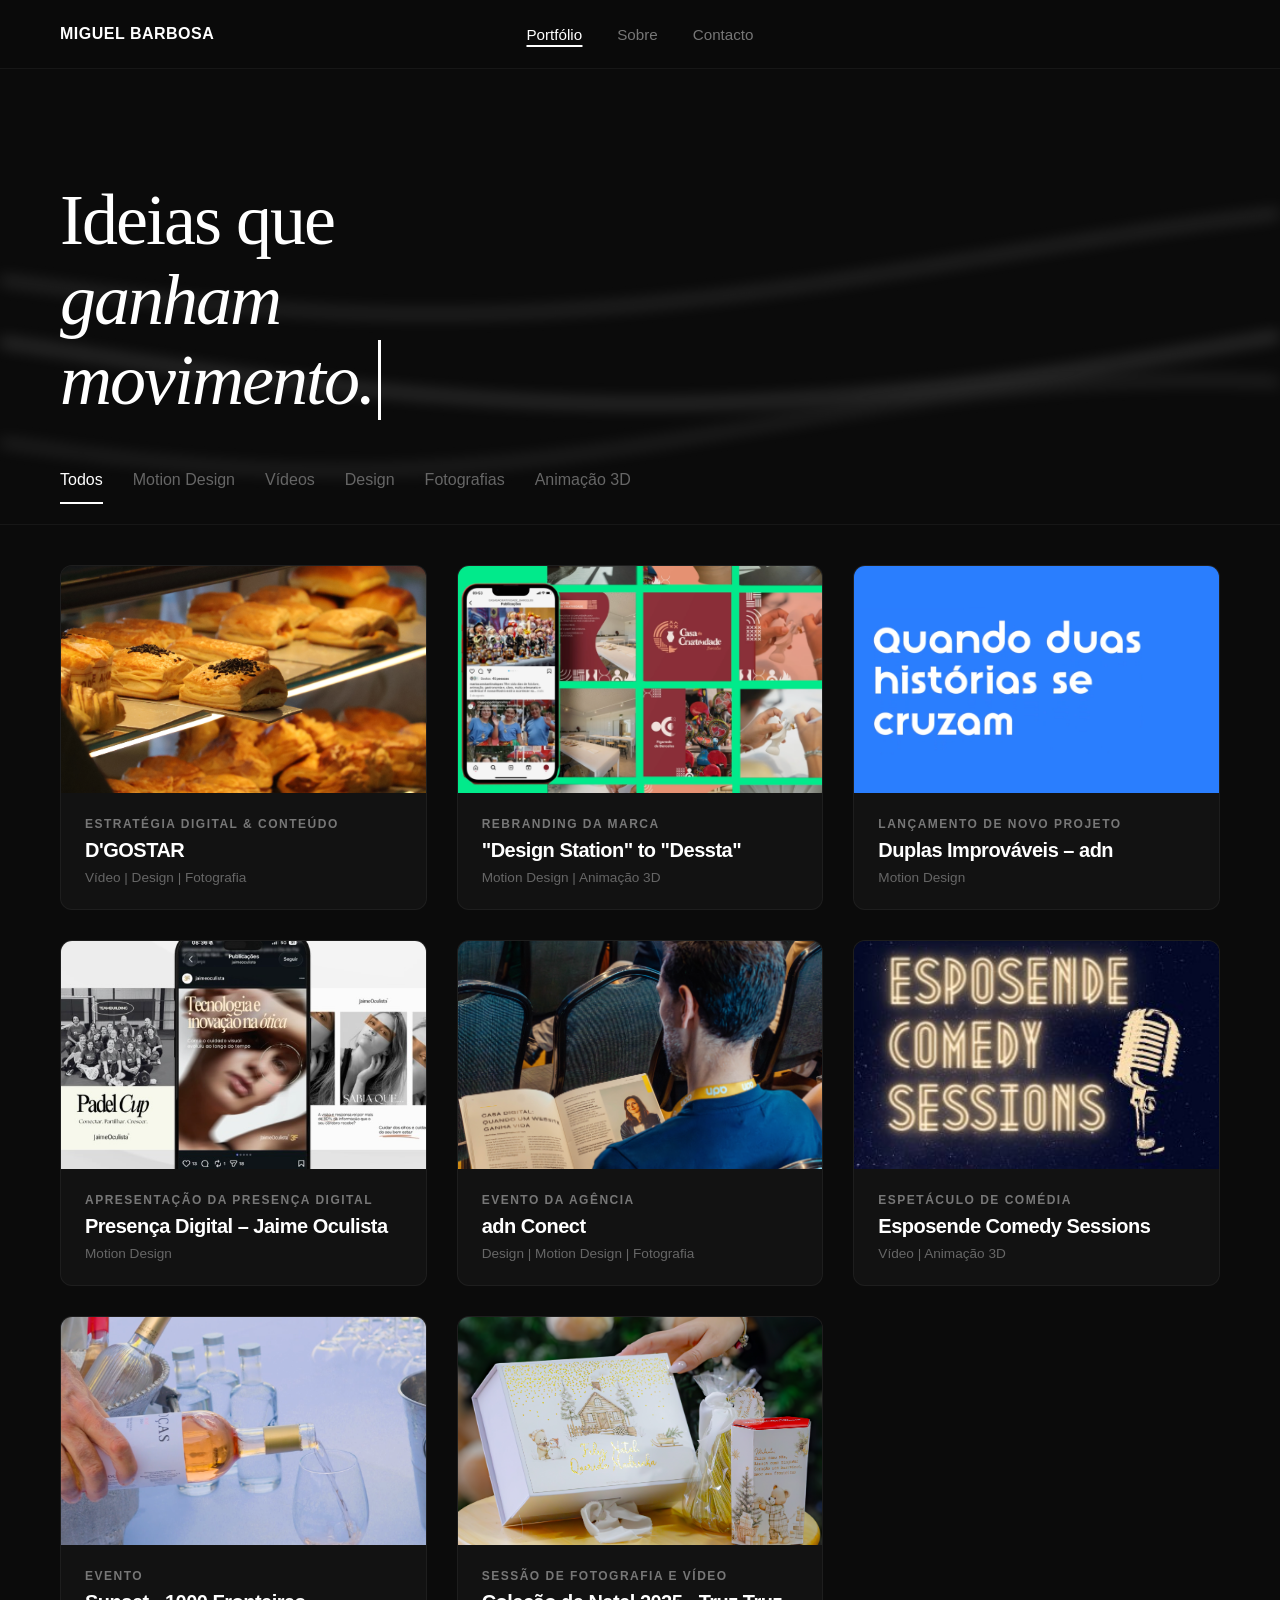
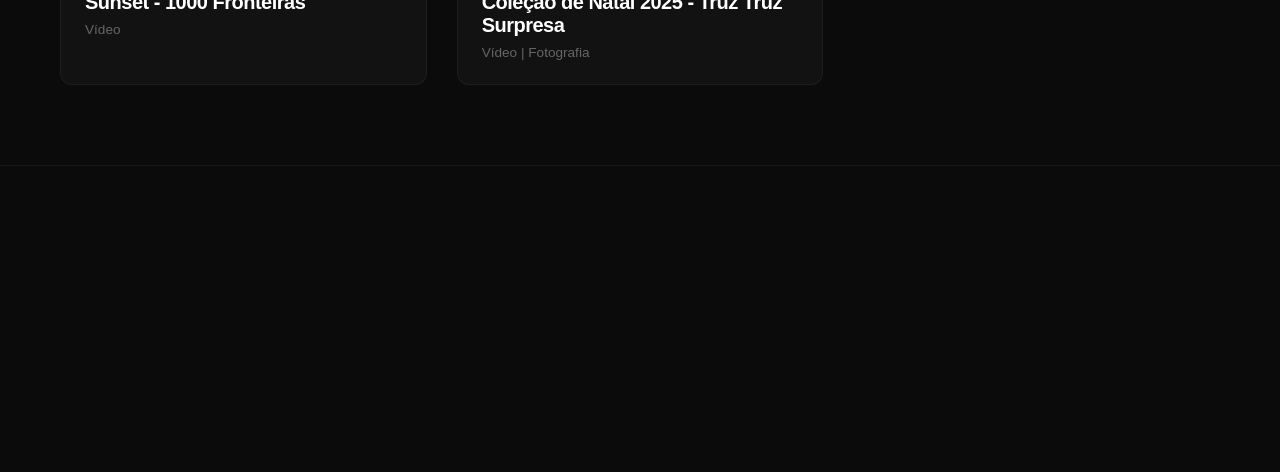
<file: index.html>
<!DOCTYPE html>
<html lang="pt">
<head>
    <meta charset="UTF-8">
    <meta name="viewport" content="width=device-width, initial-scale=1.0">
    <title>Portfólio — Miguel Barbosa</title>
    <style>
        * {
            margin: 0;
            padding: 0;
            box-sizing: border-box;
        }

        html {
            scroll-behavior: smooth;
        }

        body {
            background-color: #0b0b0b;
            color: #ffffff;
            font-family: -apple-system, BlinkMacSystemFont, "Segoe UI", Roboto, Helvetica, Arial, sans-serif;
            overflow-x: hidden;
            position: relative;
        }

        /* CONTAINER DAS ONDAS FINAS COM CANVAS */
        .hero-waves-container {
            position: absolute;
            top: 60px;
            left: 0;
            width: 100%;
            height: 550px;
            z-index: -1;
            overflow: hidden;
            mask-image: linear-gradient(to bottom, rgba(0,0,0,0) 0%, rgba(0,0,0,1) 20%, rgba(0,0,0,1) 80%, rgba(0,0,0,0) 100%);
            -webkit-mask-image: linear-gradient(to bottom, rgba(0,0,0,0) 0%, rgba(0,0,0,1) 20%, rgba(0,0,0,1) 80%, rgba(0,0,0,0) 100%);
        }

        #wavesCanvas {
            display: block;
            width: 100%;
            height: 100%;
            filter: blur(8px);
            -webkit-filter: blur(8px);
        }

        /* EFEITO DE MÁSCARA / RETÂNGULO BRANCO NO LOGÓTIPO */
        .logo-reveal-box {
            position: relative;
            display: inline-block;
            overflow: hidden;
            max-width: 220px;
            z-index: 1003;
        }

        .logo-reveal-box .logo-text {
            font-weight: 700;
            letter-spacing: 0.5px;
            font-size: 1rem;
            color: #ffffff;
            opacity: 1;
            clip-path: inset(0 100% 0 0);
            animation: revealTextMask 1.4s cubic-bezier(0.77, 0, 0.175, 1) forwards;
            display: inline-block;
            white-space: nowrap;
        }

        .logo-reveal-box::after {
            content: '';
            position: absolute;
            top: 0;
            left: -40%;
            width: 40%; 
            height: 100%;
            background-color: #ffffff;
            z-index: 2;
            animation: slideBlockSlow 1.4s cubic-bezier(0.77, 0, 0.175, 1) forwards;
        }

        @keyframes slideBlockSlow {
            0% { left: -40%; }
            100% { left: 140%; }
        }

        @keyframes revealTextMask {
            0% { clip-path: inset(0 100% 0 0); }
            100% { clip-path: inset(0 0 0 0); }
        }

        /* ESTILO PARA A MÁQUINA DE ESCREVER DO HERO */
        .typing-hero-wrapper {
            display: inline-block;
        }

        #typing-hero {
            border-right: 3px solid #ffffff;
            padding-right: 4px;
            animation: blinkCursorHero 0.8s infinite step-end;
        }

        @keyframes blinkCursorHero {
            0%, 100% { border-color: transparent; }
            50% { border-color: #ffffff; }
        }

        /* ANIMAÇÕES BASE DE ENTRADA (.reveal) */
        .reveal {
            opacity: 0;
            transform: translateY(35px);
            transition: opacity 0.8s cubic-bezier(0.16, 1, 0.3, 1), transform 0.8s cubic-bezier(0.16, 1, 0.3, 1);
        }

        .reveal.active {
            opacity: 1;
            transform: translateY(0);
        }

        /* ATRASOS ESCALONADOS */
        .delay-1 { transition-delay: 0.1s; }
        .delay-2 { transition-delay: 0.2s; }
        .delay-3 { transition-delay: 0.3s; }

        .navbar {
            display: flex;
            justify-content: space-between;
            align-items: center;
            padding: 25px 60px;
            position: fixed;
            top: 0;
            left: 0;
            width: 100%;
            background-color: rgba(11, 11, 11, 0.85);
            backdrop-filter: blur(12px);
            -webkit-backdrop-filter: blur(12px);
            z-index: 1000;
            border-bottom: 1px solid rgba(255, 255, 255, 0.05);
            transition: padding 0.3s ease;
        }

        /* MENU CENTRADO NO COMPUTADOR */
        .navbar nav {
            position: absolute;
            left: 50%;
            transform: translateX(-50%);
            display: flex;
            gap: 35px;
            align-items: center;
        }

        .navbar nav a {
            color: #777777;
            text-decoration: none;
            font-size: 0.95rem;
            transition: color 0.3s ease;
            position: relative;
        }

        .navbar nav a::after {
            content: '';
            position: absolute;
            width: 0;
            height: 2px;
            bottom: -4px;
            left: 0;
            background-color: #ffffff;
            transition: width 0.3s ease;
        }

        .navbar nav a:hover::after, .navbar nav a.active::after {
            width: 100%;
        }

        .navbar nav a:hover, .navbar nav a.active {
            color: #ffffff;
        }

        /* BOTÃO HAMBÚRGUER (OCULTO NO DESKTOP) */
        .menu-toggle {
            display: none;
            background: none;
            border: none;
            cursor: pointer;
            flex-direction: column;
            justify-content: space-between;
            width: 28px;
            height: 20px;
            z-index: 1002;
        }

        .menu-toggle span {
            display: block;
            width: 100%;
            height: 2px;
            background-color: #ffffff;
            transition: all 0.3s ease;
        }

        .hero {
            padding: 180px 60px 50px 60px;
            max-width: 1100px;
            position: relative;
            z-index: 2;
        }

        .hero h1 {
            font-size: 4.5rem;
            font-weight: 700;
            line-height: 1.1;
            letter-spacing: -2px;
        }

        .serif-normal {
            font-family: serif;
            font-weight: 400;
        }

        .italic-serif {
            font-family: serif;
            font-style: italic;
            font-weight: 400;
        }

        /* CORREÇÃO DOS FILTROS (CARROSSEL HORIZONTAL FLUIDO) */
        .filters {
            display: flex;
            gap: 30px;
            padding: 0 60px 20px 60px;
            border-bottom: 1px solid rgba(255, 255, 255, 0.05);
            margin-bottom: 40px;
            overflow-x: auto;
            white-space: nowrap;
            scrollbar-width: none; /* Esconde scrollbar no Firefox */
        }

        .filters::-webkit-scrollbar {
            display: none; /* Esconde scrollbar no Chrome/Safari */
        }

        .filter-btn {
            background: none;
            border: none;
            color: #666666;
            font-size: 1rem;
            cursor: pointer;
            padding-bottom: 15px;
            transition: color 0.3s;
            position: relative;
            flex-shrink: 0;
        }

        .filter-btn.active, .filter-btn:hover {
            color: #ffffff;
        }

        .filter-btn.active::after {
            content: '';
            position: absolute;
            bottom: 0;
            left: 0;
            width: 100%;
            height: 2px;
            background-color: #ffffff;
        }

        .portfolio-grid {
            display: grid;
            grid-template-columns: repeat(3, 1fr);
            gap: 30px;
            padding: 0 60px 80px 60px;
        }

        .project-card {
            text-decoration: none;
            color: inherit;
            display: flex;
            flex-direction: column;
            background: #121212;
            border-radius: 12px;
            overflow: hidden;
            border: 1px solid rgba(255, 255, 255, 0.05);
            transition: transform 0.4s cubic-bezier(0.16, 1, 0.3, 1), border-color 0.4s ease, box-shadow 0.4s ease;
        }

        .project-card:hover {
            transform: translateY(-6px);
            border-color: rgba(255, 255, 255, 0.2);
            box-shadow: 0 15px 35px rgba(0,0,0,0.4);
        }

        .project-image-wrapper {
            overflow: hidden;
            width: 100%;
            aspect-ratio: 16/10;
            background-color: #1a1a1a;
        }

        .project-image {
            width: 100%;
            height: 100%;
            object-fit: cover;
            transition: transform 0.5s ease;
        }

        .project-card:hover .project-image {
            transform: scale(1.04);
        }

        .project-info {
            padding: 24px;
        }

        .project-info .category {
            color: #777;
            font-size: 0.75rem;
            text-transform: uppercase;
            letter-spacing: 1.5px;
            display: block;
            margin-bottom: 8px;
            font-weight: 600;
        }

        .project-info h3 {
            font-size: 1.25rem;
            margin-bottom: 8px;
            font-weight: 600;
            letter-spacing: -0.5px;
        }

        .project-info .tag {
            color: #666;
            font-size: 0.85rem;
        }

        .footer-cta {
            padding: 100px 60px;
            text-align: center;
            border-top: 1px solid rgba(255, 255, 255, 0.05);
            background-color: #0b0b0b;
        }

        .footer-cta h2 {
            font-size: 2.5rem;
            margin-bottom: 25px;
            font-weight: 700;
        }

        .btn-briefing {
            background-color: #ffffff;
            color: #000000;
            border: none;
            padding: 10px 20px;
            border-radius: 6px;
            font-weight: 600;
            font-size: 0.9rem;
            cursor: pointer;
            text-decoration: none;
            display: inline-flex;
            align-items: center;
            justify-content: center;
            transition: transform 0.3s cubic-bezier(0.16, 1, 0.3, 1), box-shadow 0.3s cubic-bezier(0.16, 1, 0.3, 1), opacity 0.3s;
        }

        .btn-briefing:hover {
            transform: translateY(-2px);
            box-shadow: 0 8px 25px rgba(255, 255, 255, 0.15);
            opacity: 0.95;
        }

        /* BOTÃO FIXO "VOLTAR AO TOPO" */
        .back-to-top {
            position: fixed;
            bottom: 30px;
            right: 30px;
            width: 45px;
            height: 45px;
            background-color: #1a1a1a;
            color: #ffffff;
            border: 1px solid rgba(255, 255, 255, 0.1);
            border-radius: 50%;
            display: flex;
            justify-content: center;
            align-items: center;
            text-decoration: none;
            font-size: 1.2rem;
            box-shadow: 0 4px 15px rgba(0,0,0,0.5);
            z-index: 9999;
            opacity: 0;
            visibility: hidden;
            transition: opacity 0.3s ease, visibility 0.3s ease, background-color 0.3s ease, transform 0.3s ease;
        }

        .back-to-top.show {
            opacity: 1;
            visibility: visible;
        }

        .back-to-top:hover {
            background-color: #ffffff;
            color: #000000;
            transform: translateY(-3px);
        }

        /* RESPONSIVIDADE PARA TELEMÓVEIS E TABLETS */
        @media (max-width: 900px) {
            .navbar {
                padding: 20px 20px;
            }
            .navbar nav {
                position: fixed;
                top: 0;
                right: -100%;
                width: 100%;
                height: 100vh;
                background-color: rgba(11, 11, 11, 0.98);
                backdrop-filter: blur(15px);
                flex-direction: column;
                justify-content: center;
                align-items: center;
                gap: 30px;
                transform: none;
                left: auto;
                transition: right 0.4s cubic-bezier(0.16, 1, 0.3, 1);
                z-index: 1001;
            }
            .navbar nav.active {
                right: 0;
            }
            .navbar nav a {
                font-size: 1.5rem;
            }
            .menu-toggle {
                display: flex;
            }
            .portfolio-grid {
                grid-template-columns: 1fr;
                padding: 0 20px 80px 20px;
            }
            .hero {
                padding: 150px 20px 40px 20px;
            }
            .hero h1 {
                font-size: 2.8rem;
            }
            .filters {
                padding-left: 20px;
                padding-right: 20px;
            }
            .footer-cta {
                padding-left: 20px;
                padding-right: 20px;
            }
            .back-to-top {
                bottom: 20px;
                right: 20px;
            }
        }
    </style>
</head>
<body id="topo">

    <!-- CANVAS COM O DESFOQUE CSS REAL APLICADO -->
    <div class="hero-waves-container">
        <canvas id="wavesCanvas"></canvas>
    </div>

    <header class="navbar">
        <div class="logo-reveal-box">
            <span class="logo-text">MIGUEL BARBOSA</span>
        </div>
        
        <nav id="navMenu">
            <a href="index.html" class="active">Portfólio</a>
            <a href="sobre.html">Sobre</a>
            <a href="contactos.html">Contacto</a>
        </nav>

        <button class="menu-toggle" id="menuToggle" aria-label="Menu">
            <span></span>
            <span></span>
            <span></span>
        </button>
    </header>

    <section class="hero reveal">
        <h1>
            <span class="serif-normal">Ideias que</span><br>
            <span class="italic-serif">ganham</span><br>
            <span class="italic-serif typing-hero-wrapper"><span id="typing-hero"></span></span>
        </h1>
    </section>

    <section class="filters reveal delay-1">
        <button class="filter-btn active" data-filter="todos">Todos</button>
        <button class="filter-btn" data-filter="motion">Motion Design</button>
        <button class="filter-btn" data-filter="videos">Vídeos</button>
        <button class="filter-btn" data-filter="design">Design</button>
        <button class="filter-btn" data-filter="fotografia">Fotografias</button>
        <button class="filter-btn" data-filter="animacao">Animação 3D</button>
    </section>

    <main class="portfolio-grid">
        <a href="dgostar.html" class="project-card reveal delay-1" data-category="videos design fotografia">
            <div class="project-image-wrapper">
                <img src="projeto1.JPG" alt="D'GOSTAR" class="project-image">
            </div>
            <div class="project-info">
                <span class="category">Estratégia Digital & Conteúdo</span>
                <h3>D'GOSTAR</h3>
                <p class="tag">Vídeo | Design | Fotografia</p>
            </div>
        </a>

        <a href="dessta.html" class="project-card reveal delay-2" data-category="motion animacao">
            <div class="project-image-wrapper">
                <img src="projeto2.png" alt="Dessta" class="project-image">
            </div>
            <div class="project-info">
                <span class="category">Rebranding da Marca</span>
                <h3>"Design Station" to "Dessta"</h3>
                <p class="tag">Motion Design | Animação 3D</p>
            </div>
        </a>

        <a href="duplasimprovaveis.html" class="project-card reveal delay-3" data-category="motion">
            <div class="project-image-wrapper">
                <img src="projeto3.png" alt="Duplas Improváveis" class="project-image">
            </div>
            <div class="project-info">
                <span class="category">Lançamento de Novo Projeto</span>
                <h3>Duplas Improváveis – adn</h3>
                <p class="tag">Motion Design</p>
            </div>
        </a>

        <a href="PresençaDigital-JaimeOculista.html" class="project-card reveal delay-1" data-category="motion">
            <div class="project-image-wrapper">
                <img src="projeto4.png" alt="Jaime Oculista" class="project-image">
            </div>
            <div class="project-info">
                <span class="category">Apresentação da presença digital</span>
                <h3>Presença Digital – Jaime Oculista</h3>
                <p class="tag">Motion Design</p>
            </div>
        </a>

        <a href="adn_Conect.html" class="project-card reveal delay-2" data-category="design motion fotografia">
            <div class="project-image-wrapper">
                <img src="projeto5.jpg" alt="adn Conect" class="project-image">
            </div>
            <div class="project-info">
                <span class="category">Evento da Agência</span>
                <h3>adn Conect</h3>
                <p class="tag">Design | Motion Design | Fotografia</p>
            </div>
        </a>

        <a href="EsposendeComedySessions.html" class="project-card reveal delay-3" data-category="videos animacao">
            <div class="project-image-wrapper">
                <img src="projeto6.jpg" alt="Esposende Comedy Sessions" class="project-image">
            </div>
            <div class="project-info">
                <span class="category">Espetáculo de Comédia</span>
                <h3>Esposende Comedy Sessions</h3>
                <p class="tag">Vídeo | Animação 3D</p>
            </div>
        </a>

               <a href="Sunset_1000Fronteiras.html" class="project-card reveal delay-3" data-category="videos animacao">
            <div class="project-image-wrapper">
                <img src="projeto7.png" alt="Esposende Comedy Sessions" class="project-image">
            </div>
            <div class="project-info">
                <span class="category">Evento</span>
                <h3>Sunset - 1000 Fronteiras</h3>
                <p class="tag">Vídeo</p>
            </div>
        </a>

         <a href="truztruz.html" class="project-card reveal delay-3" data-category="videos animacao">
            <div class="project-image-wrapper">
                <img src="t7.jpg" alt="Esposende Comedy Sessions" class="project-image">
            </div>
            <div class="project-info">
                <span class="category">Sessão de fotografia e vídeo</span>
                <h3>Coleção de Natal 2025 - Truz Truz Surpresa</h3>
                <p class="tag">Vídeo | Fotografia</p>
            </div>
        </a>
    </main>

    <footer class="footer-cta">
        <h2 class="reveal">Tens um projeto em mente?</h2>
        <div class="reveal delay-1" style="display: inline-block;">
            <a href="contactos.html" class="btn-briefing">Enviar Briefing</a>
        </div>
    </footer>

    <!-- BOTÃO FIXO "VOLTAR AO TOPO" -->
    <a href="#topo" class="back-to-top" id="backToTopBtn">↑</a>

    <script>
        // SCRIPT PARA O MENU MOBILE (HAMBÚRGUER)
        const menuToggle = document.getElementById('menuToggle');
        const navMenu = document.getElementById('navMenu');

        menuToggle.addEventListener('click', () => {
            navMenu.classList.toggle('active');
            menuToggle.classList.toggle('open');
        });

        // Fechar o menu ao clicar num link
        document.querySelectorAll('#navMenu a').forEach(link => {
            link.addEventListener('click', () => {
                navMenu.classList.remove('active');
                menuToggle.classList.remove('open');
            });
        });

        // SCRIPT PARA AS ONDAS NO CANVAS
        const canvas = document.getElementById('wavesCanvas');
        const ctx = canvas.getContext('2d');

        function resizeCanvas() {
            canvas.width = canvas.offsetWidth;
            canvas.height = canvas.offsetHeight;
        }
        window.addEventListener('resize', resizeCanvas);
        resizeCanvas();

        let step = 0;

        function drawWaves() {
            ctx.clearRect(0, 0, canvas.width, canvas.height);

            const waves = [
                { speed: 0.015, height: 45, frequency: 0.003, yOffset: 0.35, alpha: 0.6 },
                { speed: -0.02,  height: 60, frequency: 0.0025, yOffset: 0.5,  alpha: 0.8 },
                { speed: 0.012, height: 35, frequency: 0.004, yOffset: 0.65, alpha: 0.5 }
            ];

            waves.forEach(wave => {
                ctx.beginPath();
                ctx.lineWidth = 2;
                ctx.strokeStyle = `rgba(240, 240, 240, ${wave.alpha})`;

                for (let x = 0; x <= canvas.width; x += 5) {
                    let y = canvas.height * wave.yOffset + 
                            Math.sin(x * wave.frequency + step * wave.speed) * wave.height + 
                            Math.cos(x * 0.0015 - step * (wave.speed * 0.5)) * 20;
                    
                    if (x === 0) {
                        ctx.moveTo(x, y);
                    } else {
                        ctx.lineTo(x, y);
                    }
                }
                ctx.stroke();
            });

            step += 1;
            requestAnimationFrame(drawWaves);
        }

        drawWaves();

        // EFEITO DE MÁQUINA DE ESCREVER DO HERO COM O PONTO INCLUÍDO
        const heroWords = ["movimento.", "vida.", "forma."];
        let heroIndex = 0;

        function typeHero() {
            let letters = heroWords[heroIndex].split("");
            var loopType = function() {
                if (letters.length > 0) {
                    document.getElementById('typing-hero').innerHTML += letters.shift();
                } else {
                    setTimeout(deleteHero, 1600);
                    return;
                }
                setTimeout(loopType, 85);
            };
            loopType();
        }

        function deleteHero() {
            let letters = heroWords[heroIndex].split("");
            var loopDelete = function() {
                if (letters.length > 0) {
                    letters.pop();
                    document.getElementById('typing-hero').innerHTML = letters.join("");
                } else {
                    heroIndex = (heroIndex + 1) % heroWords.length;
                    setTimeout(typeHero, 400);
                    return;
                }
                setTimeout(loopDelete, 45);
            };
            loopDelete();
        }

        // Inicia a animação da máquina de escrever
        setTimeout(typeHero, 600);

        // Filtragem de Projetos
        const filterButtons = document.querySelectorAll('.filter-btn');
        const projectCards = document.querySelectorAll('.project-card');

        filterButtons.forEach(button => {
            button.addEventListener('click', () => {
                filterButtons.forEach(btn => btn.classList.remove('active'));
                button.classList.add('active');

                const filterValue = button.getAttribute('data-filter');

                projectCards.forEach(card => {
                    const cardCategories = card.getAttribute('data-category');
                    if (filterValue === 'todos' || (cardCategories && cardCategories.includes(filterValue))) {
                        card.style.display = 'flex';
                    } else {
                        card.style.display = 'none';
                    }
                });
            });
        });

        // Controlo do Botão Voltar ao Topo
        const backToTopButton = document.getElementById('backToTopBtn');

        window.addEventListener('scroll', () => {
            if (window.scrollY > 300) {
                backToTopButton.classList.add('show');
            } else {
                backToTopButton.classList.remove('show');
            }
        });

        // Observer para as animações gerais (.reveal)
        const revealObserver = new IntersectionObserver((entries, observer) => {
            entries.forEach(entry => {
                if (entry.isIntersecting) {
                    entry.target.classList.add('active');
                    observer.unobserve(entry.target);
                }
            });
        }, { threshold: 0.15 });

        document.querySelectorAll('.reveal').forEach(element => {
            revealObserver.observe(element);
        });
    </script>
</body>
</html>
</file>
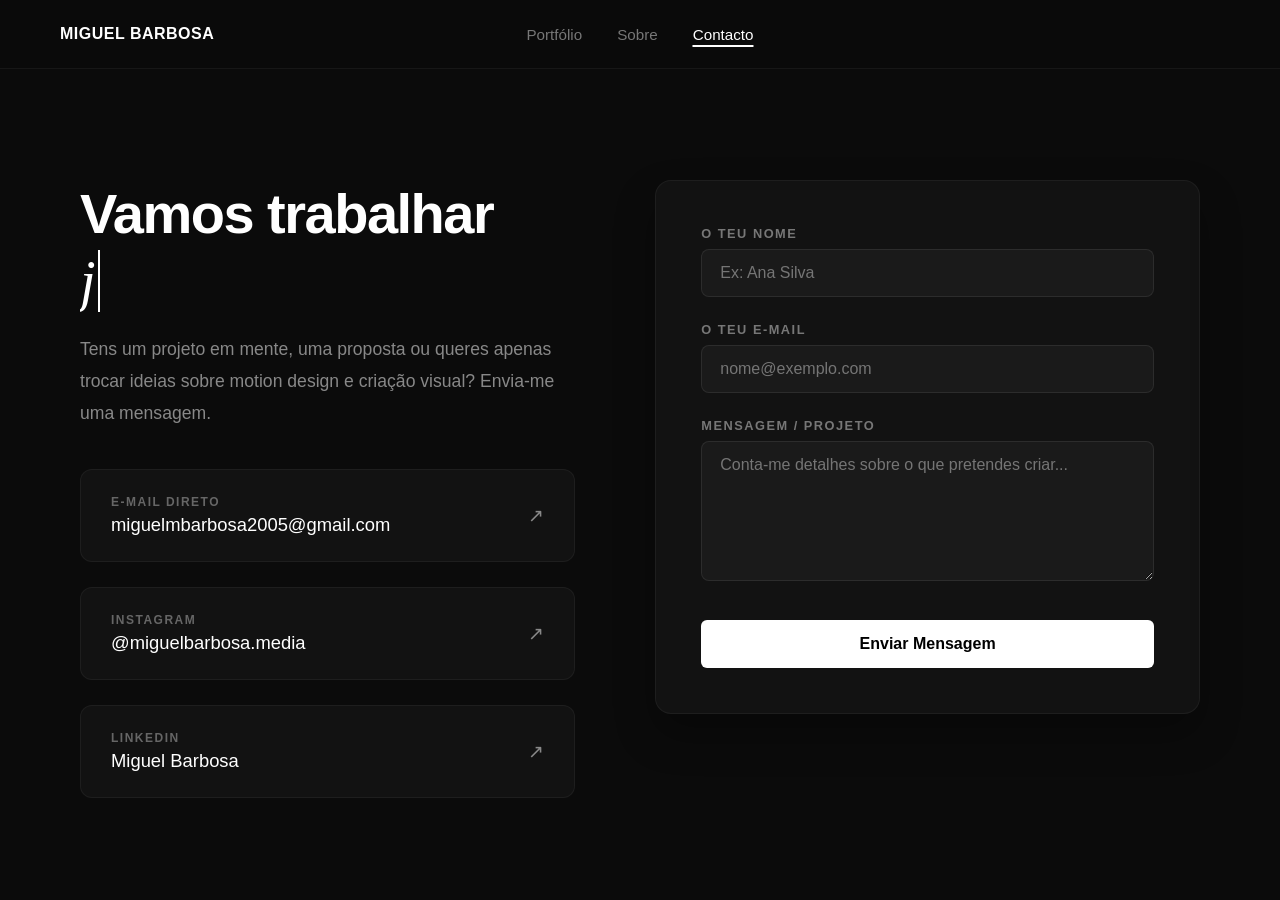
<file: contactos.html>
<!DOCTYPE html>
<html lang="pt">
<head>
    <meta charset="UTF-8">
    <meta name="viewport" content="width=device-width, initial-scale=1.0">
    <title>Contacto — Miguel Barbosa</title>
    <style>
        * {
            margin: 0;
            padding: 0;
            box-sizing: border-box;
        }

        html {
            scroll-behavior: smooth;
        }

        body {
            background-color: #0b0b0b;
            color: #ffffff;
            font-family: -apple-system, BlinkMacSystemFont, "Segoe UI", Roboto, Helvetica, Arial, sans-serif;
            overflow-x: hidden;
            position: relative;
        }

        /* EFEITO DE MÁSCARA / RETÂNGULO BRANCO NO LOGÓTIPO */
        .logo-reveal-box {
            position: relative;
            display: inline-block;
            overflow: hidden;
            max-width: 220px;
            z-index: 1003;
        }

        .logo-reveal-box .logo-text {
            font-weight: 700;
            letter-spacing: 0.5px;
            font-size: 1rem;
            color: #ffffff;
            opacity: 1;
            clip-path: inset(0 100% 0 0);
            animation: revealTextMask 1.4s cubic-bezier(0.77, 0, 0.175, 1) forwards;
            display: inline-block;
            white-space: nowrap;
        }

        .logo-reveal-box::after {
            content: '';
            position: absolute;
            top: 0;
            left: -40%;
            width: 40%; 
            height: 100%;
            background-color: #ffffff;
            z-index: 2;
            animation: slideBlockSlow 1.4s cubic-bezier(0.77, 0, 0.175, 1) forwards;
        }

        @keyframes slideBlockSlow {
            0% { left: -40%; }
            100% { left: 140%; }
        }

        @keyframes revealTextMask {
            0% { clip-path: inset(0 100% 0 0); }
            100% { clip-path: inset(0 0 0 0); }
        }

        /* ANIMAÇÕES DE ENTRADA (FADE UP) */
        .reveal {
            opacity: 0;
            transform: translateY(35px);
            transition: opacity 0.8s cubic-bezier(0.16, 1, 0.3, 1), transform 0.8s cubic-bezier(0.16, 1, 0.3, 1);
        }

        .reveal.active {
            opacity: 1;
            transform: translateY(0);
        }

        /* EFEITO DE MÁSCARA NOS TÍTULOS */
        .reveal-box {
            position: relative;
            display: inline-block;
            overflow: hidden;
            text-align: left;
            width: 100%;
            margin-bottom: 15px;
        }

        .reveal-box .section-title {
            font-size: 3.5rem;
            font-weight: 700;
            letter-spacing: -1.5px;
            margin-bottom: 0;
            opacity: 1;
            clip-path: inset(0 100% 0 0);
            line-height: 1.2;
        }

        .reveal-box::after {
            content: '';
            position: absolute;
            top: 0;
            left: -40%;
            width: 40%; 
            height: 100%;
            background-color: #ffffff;
            z-index: 2;
            transform: translateX(0);
        }

        .reveal-box.active::after {
            animation: slideBlockSlow 1.4s cubic-bezier(0.77, 0, 0.175, 1) forwards;
        }

        .reveal-box.active .section-title {
            animation: revealTextMask 1.4s cubic-bezier(0.77, 0, 0.175, 1) forwards;
        }

        .delay-1 { transition-delay: 0.1s; }
        .delay-2 { transition-delay: 0.2s; }

        /* EFEITO DE MÁQUINA DE ESCREVER + CURSOR */
        .typing-wrapper {
            display: inline-block;
            font-family: serif;
            font-style: italic;
            font-weight: 300;
        }

        #typing-text {
            border-right: 2px solid #ffffff;
            padding-right: 4px;
            animation: blinkCursor 0.8s infinite step-end;
        }

        @keyframes blinkCursor {
            0%, 100% { border-color: transparent; }
            50% { border-color: #ffffff; }
        }

        /* NAVBAR */
        .navbar {
            display: flex;
            justify-content: space-between;
            align-items: center;
            padding: 25px 60px;
            position: fixed;
            top: 0;
            left: 0;
            width: 100%;
            background-color: rgba(11, 11, 11, 0.85);
            backdrop-filter: blur(12px);
            -webkit-backdrop-filter: blur(12px);
            z-index: 1000;
            border-bottom: 1px solid rgba(255, 255, 255, 0.05);
            transition: padding 0.3s ease;
        }

        /* MENU CENTRADO NO COMPUTADOR */
        .navbar nav {
            position: absolute;
            left: 50%;
            transform: translateX(-50%);
            display: flex;
            gap: 35px;
            align-items: center;
        }

        .navbar nav a {
            color: #777777;
            text-decoration: none;
            font-size: 0.95rem;
            transition: color 0.3s ease;
            position: relative;
        }

        .navbar nav a::after {
            content: '';
            position: absolute;
            width: 0;
            height: 2px;
            bottom: -4px;
            left: 0;
            background-color: #ffffff;
            transition: width 0.3s ease;
        }

        .navbar nav a:hover::after, .navbar nav a.active::after {
            width: 100%;
        }

        .navbar nav a:hover, .navbar nav a.active {
            color: #ffffff;
        }

        /* BOTÃO HAMBÚRGUER (OCULTO NO DESKTOP) */
        .menu-toggle {
            display: none;
            background: none;
            border: none;
            cursor: pointer;
            flex-direction: column;
            justify-content: space-between;
            width: 28px;
            height: 20px;
            z-index: 1002;
        }

        .menu-toggle span {
            display: block;
            width: 100%;
            height: 2px;
            background-color: #ffffff;
            transition: all 0.3s ease;
        }

        .btn-head, .btn-submit {
            background-color: #ffffff;
            color: #000000;
            border: none;
            padding: 11px 24px;
            border-radius: 6px;
            font-weight: 600;
            font-size: 0.9rem;
            cursor: pointer;
            text-decoration: none;
            display: inline-flex;
            align-items: center;
            justify-content: center;
            transition: transform 0.3s cubic-bezier(0.16, 1, 0.3, 1), box-shadow 0.3s cubic-bezier(0.16, 1, 0.3, 1), opacity 0.3s;
        }

        .btn-head:hover, .btn-submit:hover {
            transform: translateY(-2px);
            box-shadow: 0 8px 25px rgba(255, 255, 255, 0.15);
            opacity: 0.95;
        }

        /* CONTAINER PRINCIPAL DUPLA COLUNA */
        .page-container {
            padding: 180px 80px 100px 80px;
            max-width: 1350px;
            margin: 0 auto;
        }

        .contact-layout {
            display: grid;
            grid-template-columns: 1fr 1.1fr;
            gap: 80px;
            align-items: flex-start;
        }

        .contact-intro p {
            color: #888888;
            font-size: 1.1rem;
            line-height: 1.8;
            margin-bottom: 40px;
        }

        /* BLOCOS DE INFORMAÇÃO RÁPIDA */
        .contact-methods {
            display: flex;
            flex-direction: column;
            gap: 25px;
        }

        .contact-card {
            background-color: #121212;
            border: 1px solid rgba(255, 255, 255, 0.05);
            border-radius: 12px;
            padding: 25px 30px;
            display: flex;
            justify-content: space-between;
            align-items: center;
            transition: transform 0.3s cubic-bezier(0.16, 1, 0.3, 1), border-color 0.3s ease;
            text-decoration: none;
        }

        .contact-card:hover {
            transform: translateY(-4px);
            border-color: rgba(255, 255, 255, 0.2);
        }

        .contact-card-info span {
            color: #666666;
            font-size: 0.75rem;
            text-transform: uppercase;
            letter-spacing: 1.5px;
            display: block;
            margin-bottom: 5px;
            font-weight: 700;
        }

        .contact-card-info h3 {
            color: #ffffff;
            font-size: 1.15rem;
            font-weight: 500;
        }

        .contact-card-action {
            color: #888888;
            font-size: 1.2rem;
            transition: color 0.3s, transform 0.3s;
        }

        .contact-card:hover .contact-card-action {
            color: #ffffff;
            transform: translateX(4px);
        }

        /* FORMULÁRIO */
        .contact-form-wrapper {
            background-color: #121212;
            border: 1px solid rgba(255, 255, 255, 0.05);
            border-radius: 16px;
            padding: 45px;
            box-shadow: 0 20px 40px rgba(0,0,0,0.3);
        }

        .form-group {
            margin-bottom: 25px;
            position: relative;
        }

        .form-group label {
            display: block;
            font-size: 0.8rem;
            text-transform: uppercase;
            letter-spacing: 1.5px;
            color: #777777;
            font-weight: 700;
            margin-bottom: 8px;
        }

        .form-control {
            width: 100%;
            background-color: #1a1a1a;
            border: 1px solid rgba(255, 255, 255, 0.08);
            border-radius: 8px;
            padding: 14px 18px;
            color: #ffffff;
            font-size: 1rem;
            font-family: inherit;
            transition: border-color 0.3s, background-color 0.3s, box-shadow 0.3s;
        }

        .form-control:focus {
            outline: none;
            border-color: #ffffff;
            background-color: #1f1f1f;
            box-shadow: 0 0 0 3px rgba(255, 255, 255, 0.1);
        }

        textarea.form-control {
            resize: vertical;
            min-height: 140px;
        }

        .btn-submit {
            width: 100%;
            padding: 15px;
            font-size: 1rem;
            margin-top: 10px;
        }

        /* RESPONSIVIDADE PARA TELEMÓVEIS E TABLETS */
        @media (max-width: 900px) {
            .navbar {
                padding: 20px 20px;
            }
            .navbar nav {
                position: fixed;
                top: 0;
                right: -100%;
                width: 100%;
                height: 100vh;
                background-color: rgba(11, 11, 11, 0.98);
                backdrop-filter: blur(15px);
                flex-direction: column;
                justify-content: center;
                align-items: center;
                gap: 30px;
                transform: none;
                left: auto;
                transition: right 0.4s cubic-bezier(0.16, 1, 0.3, 1);
                z-index: 1001;
            }
            .navbar nav.active {
                right: 0;
            }
            .navbar nav a {
                font-size: 1.5rem;
            }
            .menu-toggle {
                display: flex;
            }
            .page-container {
                padding: 140px 20px 60px 20px;
            }
            .contact-layout {
                grid-template-columns: 1fr;
                gap: 50px;
            }
            .reveal-box .section-title {
                font-size: 2.6rem;
            }
            .contact-form-wrapper {
                padding: 25px;
            }
        }

        @media (max-width: 1024px) and (min-width: 901px) {
            .page-container {
                padding-left: 40px;
                padding-right: 40px;
            }
        }
    </style>
</head>
<body id="topo">

    <header class="navbar">
        <div class="logo-reveal-box">
            <span class="logo-text">MIGUEL BARBOSA</span>
        </div>
        
        <nav id="navMenu">
            <a href="index.html">Portfólio</a>
            <a href="sobre.html">Sobre</a>
            <a href="contactos.html" class="active">Contacto</a>
        </nav>

        <button class="menu-toggle" id="menuToggle" aria-label="Menu">
            <span></span>
            <span></span>
            <span></span>
        </button>
    </header>

    <main class="page-container">
        
        <div class="contact-layout">
            
            <!-- COLUNA ESQUERDA -->
            <div class="contact-intro">
                <div class="reveal-box">
                    <h1 class="section-title">Vamos trabalhar<br><span class="typing-wrapper"><span id="typing-text"></span></span></h1>
                </div>
                <p class="reveal delay-1">Tens um projeto em mente, uma proposta ou queres apenas trocar ideias sobre motion design e criação visual? Envia-me uma mensagem.</p>
                
                <div class="contact-methods reveal delay-2">
                    <a href="mailto:miguelmbarbosa2005@gmail.com" class="contact-card">
                        <div class="contact-card-info">
                            <span>E-mail Direto</span>
                            <h3>miguelmbarbosa2005@gmail.com</h3>
                        </div>
                        <div class="contact-card-action">↗</div>
                    </a>

                    <a href="https://www.instagram.com/miguelbarbosa.media/" target="_blank" class="contact-card">
                        <div class="contact-card-info">
                            <span>Instagram</span>
                            <h3>@miguelbarbosa.media</h3>
                        </div>
                        <div class="contact-card-action">↗</div>
                    </a>

                    <a href="https://www.linkedin.com/in/miguel-barbosa-2b0a25332" target="_blank" class="contact-card">
                        <div class="contact-card-info">
                            <span>LinkedIn</span>
                            <h3>Miguel Barbosa</h3>
                        </div>
                        <div class="contact-card-action">↗</div>
                    </a>
                </div>
            </div>

            <!-- COLUNA DIREITA -->
            <div class="contact-form-wrapper reveal delay-1">
                <!-- FORMULÁRIO COM MAILTO (DIRETO PARA O TEU EMAIL) -->
                <form id="contactForm">
                    
                    <div class="form-group">
                        <label for="nome">O teu Nome</label>
                        <input type="text" id="nome" class="form-control" placeholder="Ex: Ana Silva" required>
                    </div>

                    <div class="form-group">
                        <label for="email">O teu E-mail</label>
                        <input type="email" id="email" class="form-control" placeholder="nome@exemplo.com" required>
                    </div>

                    <div class="form-group">
                        <label for="mensagem">Mensagem / Projeto</label>
                        <textarea id="mensagem" class="form-control" placeholder="Conta-me detalhes sobre o que pretendes criar..." required></textarea>
                    </div>

                    <!-- Botão de submissão -->
                    <button type="submit" class="btn-submit">Enviar Mensagem</button>
                </form>
            </div>

        </div>

    </main>

    <script>
        // SCRIPT PARA O MENU MOBILE (HAMBÚRGUER)
        const menuToggle = document.getElementById('menuToggle');
        const navMenu = document.getElementById('navMenu');

        menuToggle.addEventListener('click', () => {
            navMenu.classList.toggle('active');
            menuToggle.classList.toggle('open');
        });

        // Fechar o menu ao clicar num link no telemóvel
        document.querySelectorAll('#navMenu a').forEach(link => {
            link.addEventListener('click', () => {
                navMenu.classList.remove('active');
                menuToggle.classList.remove('open');
            });
        });

        // SCRIPT DO EFEITO DE MÁQUINA DE ESCREVER
        const words = ["juntos?", "em grande?", "com ideias?"];
        let i = 0;
        let timer;

        function typingEffect() {
            let word = words[i].split("");
            var loopTyping = function() {
                if (word.length > 0) {
                    document.getElementById('typing-text').innerHTML += word.shift();
                } else {
                    setTimeout(deletingEffect, 2000);
                    return;
                }
                timer = setTimeout(loopTyping, 120);
            };
            loopTyping();
        }

        function deletingEffect() {
            let word = words[i].split("");
            var loopDeleting = function() {
                if (word.length > 0) {
                    word.pop();
                    document.getElementById('typing-text').innerHTML = word.join("");
                } else {
                    if (words.length > (i + 1)) {
                        i++;
                    } else {
                        i = 0;
                    }
                    setTimeout(typingEffect, 500);
                    return;
                }
                timer = setTimeout(loopDeleting, 60);
            };
            loopDeleting();
        }

        // Inicia o efeito após carregar a página
        setTimeout(typingEffect, 1000);

        // Ação ao clicar em "Enviar Mensagem"
        const form = document.getElementById('contactForm');

        form.addEventListener('submit', function(e) {
            e.preventDefault();
            
            const nome = document.getElementById('nome').value;
            const emailCliente = document.getElementById('email').value;
            const mensagem = document.getElementById('mensagem').value;

            // Prepara o assunto e o corpo do e-mail automaticamente
            const assunto = encodeURIComponent("Novo contacto do site - " + nome);
            const corpo = encodeURIComponent("Nome: " + nome + "\nE-mail: " + emailCliente + "\n\nMensagem:\n" + mensagem);

            // Abre o programa de correio do utilizador preenchendo o teu email
            window.location.href = `mailto:miguelmbarbosa2005@gmail.com?subject=${assunto}&body=${corpo}`;
        });

        // Observer para animações de entrada
        const observerOptions = { threshold: 0.15 };
        const revealObserver = new IntersectionObserver((entries, observer) => {
            entries.forEach(entry => {
                if (entry.isIntersecting) {
                    entry.target.classList.add('active');
                    observer.unobserve(entry.target);
                }
            });
        }, observerOptions);

        document.querySelectorAll('.reveal, .reveal-box').forEach(element => {
            revealObserver.observe(element);
        });
    </script>

</body>
</html>
</file>
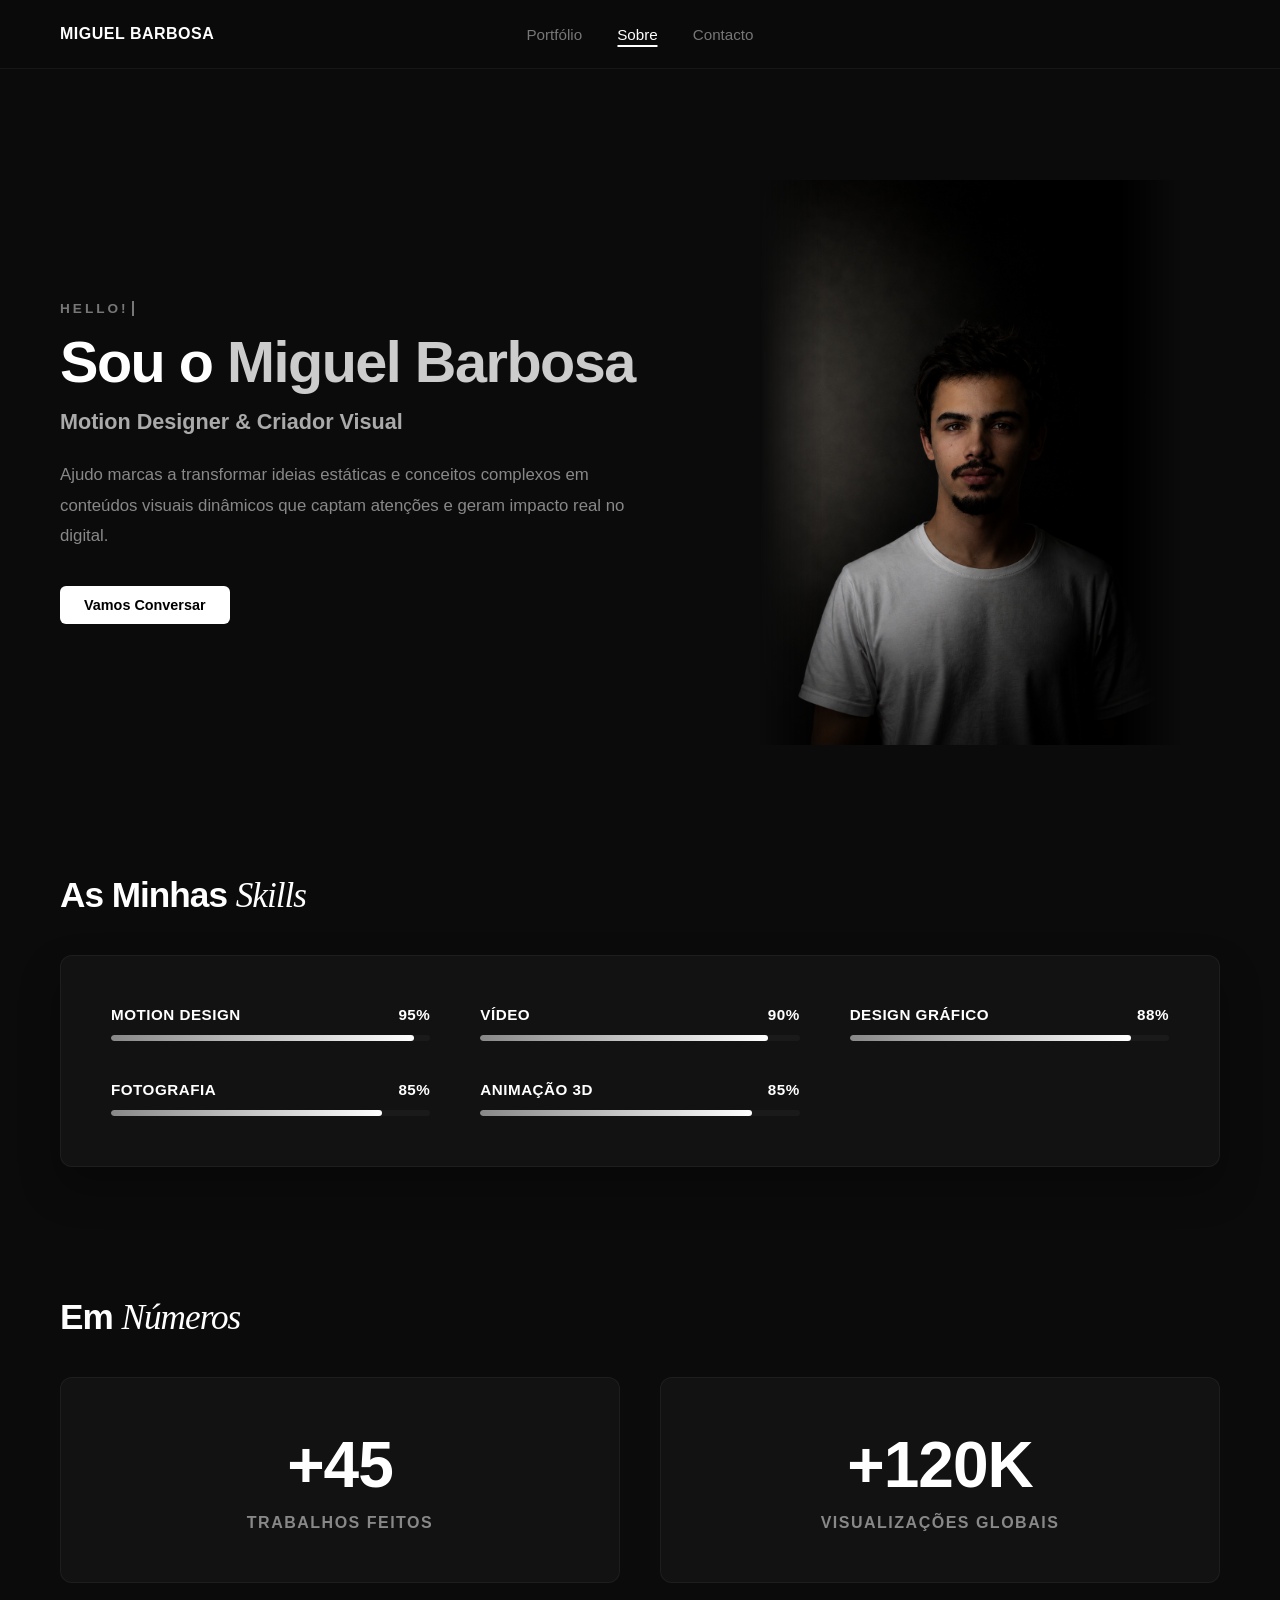
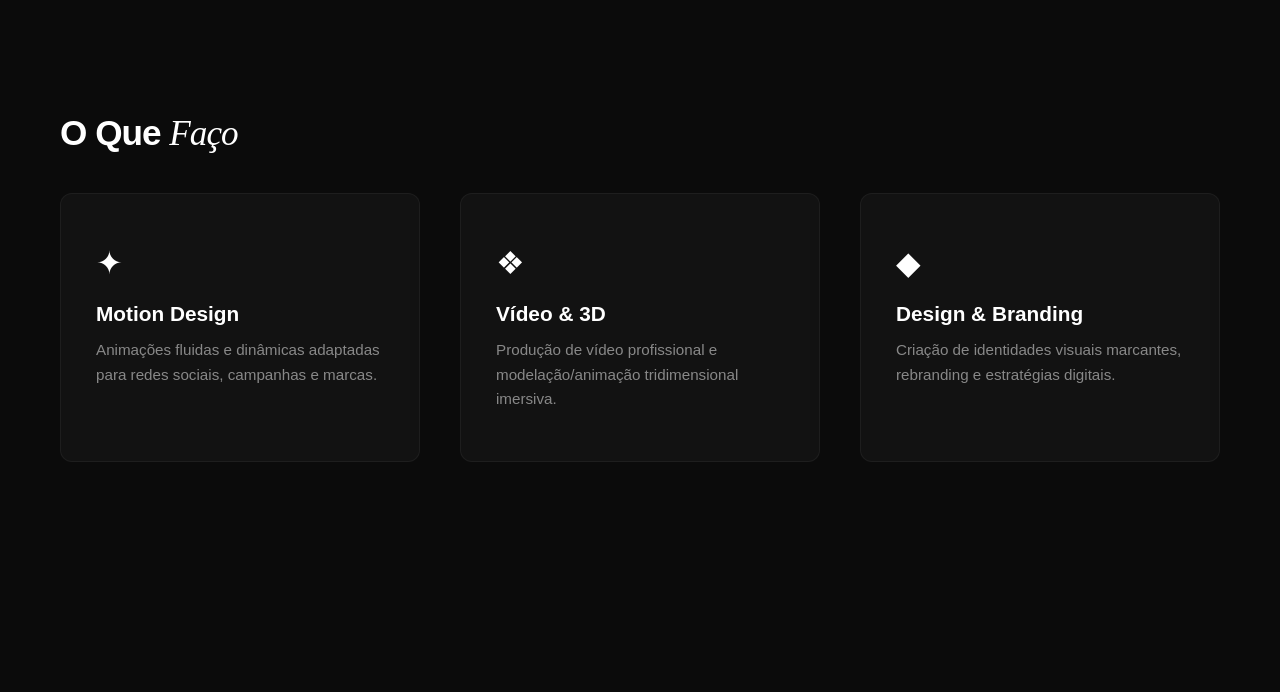
<file: sobre.html>
<!DOCTYPE html>
<html lang="pt">
<head>
    <meta charset="UTF-8">
    <meta name="viewport" content="width=device-width, initial-scale=1.0">
    <title>Sobre — Miguel Barbosa</title>
    <style>
        * {
            margin: 0;
            padding: 0;
            box-sizing: border-box;
        }

        html {
            scroll-behavior: smooth;
        }

        body {
            background-color: #0b0b0b;
            color: #ffffff;
            font-family: -apple-system, BlinkMacSystemFont, "Segoe UI", Roboto, Helvetica, Arial, sans-serif;
            overflow-x: hidden;
            position: relative;
        }

        /* EFEITO DE MÁSCARA / RETÂNGULO BRANCO NO LOGÓTIPO */
        .logo-reveal-box {
            position: relative;
            display: inline-block;
            overflow: hidden;
            max-width: 220px;
            z-index: 1003;
        }

        .logo-reveal-box .logo-text {
            font-weight: 700;
            letter-spacing: 0.5px;
            font-size: 1rem;
            color: #ffffff;
            opacity: 1;
            clip-path: inset(0 100% 0 0);
            animation: revealTextMask 1.4s cubic-bezier(0.77, 0, 0.175, 1) forwards;
            display: inline-block;
            white-space: nowrap;
        }

        .logo-reveal-box::after {
            content: '';
            position: absolute;
            top: 0;
            left: -40%;
            width: 40%; 
            height: 100%;
            background-color: #ffffff;
            z-index: 2;
            animation: slideBlockSlow 1.4s cubic-bezier(0.77, 0, 0.175, 1) forwards;
        }

        @keyframes slideBlockSlow {
            0% { left: -40%; }
            100% { left: 140%; }
        }

        @keyframes revealTextMask {
            0% { clip-path: inset(0 100% 0 0); }
            100% { clip-path: inset(0 0 0 0); }
        }

        /* ANIMAÇÕES BASE DE ENTRADA (FADE UP) */
        .reveal {
            opacity: 0;
            transform: translateY(35px);
            transition: opacity 0.8s cubic-bezier(0.16, 1, 0.3, 1), transform 0.8s cubic-bezier(0.16, 1, 0.3, 1);
        }

        .reveal.active {
            opacity: 1;
            transform: translateY(0);
        }

        .reveal-box {
            position: relative;
            display: inline-block;
            overflow: hidden;
            text-align: left;
            width: 100%;
            margin-bottom: 35px;
        }

        .reveal-box .section-title {
            font-size: 2.2rem;
            font-weight: 700;
            letter-spacing: -1px;
            margin-bottom: 0;
            opacity: 1;
            clip-path: inset(0 100% 0 0);
        }

        .reveal-box::after {
            content: '';
            position: absolute;
            top: 0;
            left: -40%;
            width: 40%; 
            height: 100%;
            background-color: #ffffff;
            z-index: 2;
            transform: translateX(0);
        }

        .reveal-box.active::after {
            animation: slideBlockSlow 1.4s cubic-bezier(0.77, 0, 0.175, 1) forwards;
        }

        .reveal-box.active .section-title {
            animation: revealTextMask 1.4s cubic-bezier(0.77, 0, 0.175, 1) forwards;
        }

        .delay-1 { transition-delay: 0.1s; }
        .delay-2 { transition-delay: 0.2s; }
        .delay-3 { transition-delay: 0.3s; }

        /* ESTILO PARA A MÁQUINA DE ESCREVER DA PALAVRA HELLO */
        .typing-hello-wrapper {
            display: inline-block;
        }

        #typing-hello {
            border-right: 2px solid #777777;
            padding-right: 3px;
            animation: blinkCursor 0.8s infinite step-end;
        }

        @keyframes blinkCursor {
            0%, 100% { border-color: transparent; }
            50% { border-color: #777777; }
        }

        .navbar {
            display: flex;
            justify-content: space-between;
            align-items: center;
            padding: 25px 60px;
            position: fixed;
            top: 0;
            left: 0;
            width: 100%;
            background-color: rgba(11, 11, 11, 0.85);
            backdrop-filter: blur(12px);
            -webkit-backdrop-filter: blur(12px);
            z-index: 1000;
            border-bottom: 1px solid rgba(255, 255, 255, 0.05);
            transition: padding 0.3s ease;
        }

        /* MENU CENTRADO NO COMPUTADOR */
        .navbar nav {
            position: absolute;
            left: 50%;
            transform: translateX(-50%);
            display: flex;
            gap: 35px;
            align-items: center;
        }

        .navbar nav a {
            color: #777777;
            text-decoration: none;
            font-size: 0.95rem;
            transition: color 0.3s ease;
            position: relative;
        }

        .navbar nav a::after {
            content: '';
            position: absolute;
            width: 0;
            height: 2px;
            bottom: -4px;
            left: 0;
            background-color: #ffffff;
            transition: width 0.3s ease;
        }

        .navbar nav a:hover::after, .navbar nav a.active::after {
            width: 100%;
        }

        .navbar nav a:hover, .navbar nav a.active {
            color: #ffffff;
        }

        /* BOTÃO HAMBÚRGUER (OCULTO NO DESKTOP) */
        .menu-toggle {
            display: none;
            background: none;
            border: none;
            cursor: pointer;
            flex-direction: column;
            justify-content: space-between;
            width: 28px;
            height: 20px;
            z-index: 1002;
        }

        .menu-toggle span {
            display: block;
            width: 100%;
            height: 2px;
            background-color: #ffffff;
            transition: all 0.3s ease;
        }

        .btn-main {
            background-color: #ffffff;
            color: #000000;
            border: none;
            padding: 11px 24px;
            border-radius: 6px;
            font-weight: 600;
            font-size: 0.9rem;
            cursor: pointer;
            text-decoration: none;
            display: inline-flex;
            align-items: center;
            justify-content: center;
            transition: transform 0.3s cubic-bezier(0.16, 1, 0.3, 1), box-shadow 0.3s cubic-bezier(0.16, 1, 0.3, 1), opacity 0.3s;
        }

        .btn-main:hover {
            transform: translateY(-2px);
            box-shadow: 0 8px 25px rgba(255, 255, 255, 0.15);
            opacity: 0.95;
        }

        .page-container {
            padding: 180px 60px 100px 60px;
            max-width: 1350px;
            margin: 0 auto;
        }

        .about-hero {
            display: grid;
            grid-template-columns: 1.1fr 0.9fr;
            gap: 50px;
            align-items: center;
            margin-bottom: 130px;
        }

        .about-hero-text .hello-label {
            font-size: 0.85rem;
            text-transform: uppercase;
            letter-spacing: 3px;
            color: #777777;
            font-weight: 700;
            margin-bottom: 15px;
            display: block;
        }

        .about-hero-text h1 {
            font-size: 3.6rem;
            font-weight: 700;
            margin-bottom: 15px;
            letter-spacing: -1.5px;
            line-height: 1.1;
        }

        .about-hero-text h2 {
            font-size: 1.35rem;
            font-weight: 600;
            color: #aaaaaa;
            margin-bottom: 25px;
        }

        .about-hero-text p {
            color: #888888;
            font-size: 1.05rem;
            line-height: 1.8;
            margin-bottom: 35px;
            max-width: 650px;
        }

        .profile-side-image-wrapper {
            position: relative;
            width: 100%;
            display: flex;
            justify-content: center;
            align-items: center;
            animation: floatImage 6s ease-in-out infinite;
        }

        @keyframes floatImage {
            0%, 100% { transform: translateY(0); }
            50% { transform: translateY(-8px); }
        }

        .profile-side-image-wrapper img {
            width: 100%;
            max-width: 420px;
            height: auto;
            object-fit: cover;
            mask-image: linear-gradient(to right, rgba(0,0,0,0) 0%, rgba(0,0,0,1) 15%, rgba(0,0,0,1) 85%, rgba(0,0,0,0) 100%);
            -webkit-mask-image: linear-gradient(to right, rgba(0,0,0,0) 0%, rgba(0,0,0,1) 15%, rgba(0,0,0,1) 85%, rgba(0,0,0,0) 100%);
        }

        .skills-section, .stats-section, .services-section {
            margin-bottom: 130px;
        }

        .skills-grid {
            display: grid;
            grid-template-columns: repeat(3, 1fr);
            gap: 40px 50px;
            background-color: #121212;
            border: 1px solid rgba(255, 255, 255, 0.05);
            border-radius: 12px;
            padding: 50px;
            box-shadow: 0 20px 40px rgba(0,0,0,0.3);
            width: 100%;
        }

        .skill-group {
            display: flex;
            flex-direction: column;
            gap: 12px;
        }

        .skill-info {
            display: flex;
            justify-content: space-between;
            font-size: 0.95rem;
            font-weight: 600;
            letter-spacing: 0.5px;
        }

        .skill-bar {
            width: 100%;
            height: 6px;
            background-color: #1a1a1a;
            border-radius: 3px;
            overflow: hidden;
        }

        .skill-progress {
            height: 100%;
            background: linear-gradient(90deg, #888888, #ffffff);
            border-radius: 3px;
            width: 0%;
            transition: width 1.2s cubic-bezier(0.16, 1, 0.3, 1);
        }

        .stats-grid {
            display: grid;
            grid-template-columns: repeat(2, 1fr);
            gap: 40px;
            width: 100%;
        }

        .stat-card {
            background-color: #121212;
            border: 1px solid rgba(255, 255, 255, 0.05);
            border-radius: 12px;
            padding: 50px 30px;
            text-align: center;
            transition: transform 0.4s cubic-bezier(0.16, 1, 0.3, 1), border-color 0.4s ease, box-shadow 0.4s ease;
        }

        .stat-card:hover {
            transform: translateY(-6px);
            border-color: rgba(255, 255, 255, 0.2);
            box-shadow: 0 15px 35px rgba(0,0,0,0.4);
        }

        .stat-number {
            font-size: 4rem;
            font-weight: 700;
            color: #ffffff;
            margin-bottom: 12px;
            letter-spacing: -1px;
        }

        .stat-label {
            color: #888888;
            font-size: 1rem;
            text-transform: uppercase;
            letter-spacing: 1.5px;
            font-weight: 600;
        }

        .services-grid {
            display: grid;
            grid-template-columns: repeat(3, 1fr);
            gap: 40px;
            width: 100%;
        }

        .service-card {
            background-color: #121212;
            border: 1px solid rgba(255, 255, 255, 0.05);
            border-radius: 12px;
            padding: 50px 35px;
            text-align: left;
            transition: transform 0.4s cubic-bezier(0.16, 1, 0.3, 1), border-color 0.4s ease, box-shadow 0.4s ease;
        }

        .service-card:hover {
            transform: translateY(-6px);
            border-color: rgba(255, 255, 255, 0.2);
            box-shadow: 0 15px 35px rgba(0,0,0,0.4);
        }

        .service-icon {
            font-size: 2rem;
            margin-bottom: 20px;
            display: inline-block;
        }

        .service-card h3 {
            font-size: 1.3rem;
            margin-bottom: 12px;
            font-weight: 600;
        }

        .service-card p {
            color: #888888;
            font-size: 0.95rem;
            line-height: 1.6;
        }

        .back-to-top {
            position: fixed;
            bottom: 30px;
            right: 30px;
            width: 45px;
            height: 45px;
            background-color: #1a1a1a;
            color: #ffffff;
            border: 1px solid rgba(255, 255, 255, 0.1);
            border-radius: 50%;
            display: flex;
            justify-content: center;
            align-items: center;
            text-decoration: none;
            font-size: 1.2rem;
            box-shadow: 0 4px 15px rgba(0,0,0,0.5);
            z-index: 9999;
            opacity: 0;
            visibility: hidden;
            transition: opacity 0.3s ease, visibility 0.3s ease, background-color 0.3s ease, transform 0.3s ease;
        }

        .back-to-top.show {
            opacity: 1;
            visibility: visible;
        }

        .back-to-top:hover {
            background-color: #ffffff;
            color: #000000;
            transform: translateY(-3px);
        }

        /* RESPONSIVIDADE PARA TELEMÓVEIS E TABLETS */
        @media (max-width: 900px) {
            .navbar {
                padding: 20px 20px;
            }
            .navbar nav {
                position: fixed;
                top: 0;
                right: -100%;
                width: 100%;
                height: 100vh;
                background-color: rgba(11, 11, 11, 0.98);
                backdrop-filter: blur(15px);
                flex-direction: column;
                justify-content: center;
                align-items: center;
                gap: 30px;
                transform: none;
                left: auto;
                transition: right 0.4s cubic-bezier(0.16, 1, 0.3, 1);
                z-index: 1001;
            }
            .navbar nav.active {
                right: 0;
            }
            .navbar nav a {
                font-size: 1.5rem;
            }
            .menu-toggle {
                display: flex;
            }
            .page-container {
                padding: 130px 20px 60px 20px;
            }
            .about-hero, .skills-grid, .stats-grid, .services-grid {
                grid-template-columns: 1fr;
            }
            .about-hero {
                text-align: left;
                gap: 40px;
            }
            .profile-side-image-wrapper {
                justify-content: center;
            }
            .about-hero-text h1 {
                font-size: 2.8rem;
            }
        }

        @media (max-width: 1024px) and (min-width: 901px) {
            .page-container {
                padding-left: 30px;
                padding-right: 30px;
            }
            .skills-grid, .services-grid {
                grid-template-columns: repeat(2, 1fr);
            }
        }
    </style>
</head>
<body id="topo">

    <header class="navbar">
        <div class="logo-reveal-box">
            <span class="logo-text">MIGUEL BARBOSA</span>
        </div>
        
        <nav id="navMenu">
            <a href="index.html">Portfólio</a>
            <a href="sobre.html" class="active">Sobre</a>
            <a href="contactos.html">Contacto</a>
        </nav>

        <button class="menu-toggle" id="menuToggle" aria-label="Menu">
            <span></span>
            <span></span>
            <span></span>
        </button>
    </header>

    <main class="page-container">
        
        <!-- HERO SOBRE -->
        <section class="about-hero">
            <div class="about-hero-text reveal">
                <span class="hello-label">
                    <span class="typing-hello-wrapper"><span id="typing-hello"></span></span>
                </span>
                <h1>Sou o <span style="color: #cccccc;">Miguel Barbosa</span></h1>
                <h2>Motion Designer & Criador Visual</h2>
                <p>Ajudo marcas a transformar ideias estáticas e conceitos complexos em conteúdos visuais dinâmicos que captam atenções e geram impacto real no digital.</p>
                <a href="contactos.html" class="btn-main">Vamos Conversar</a>
            </div>

            <div class="profile-side-image-wrapper reveal delay-1">
                <img src="eu.png" alt="Miguel Barbosa">
            </div>
        </section>

        <!-- SKILLS / COMPETÊNCIAS -->
        <section class="skills-section">
            <div class="reveal-box">
                <h2 class="section-title">As Minhas <span style="font-weight: 300; font-family: serif; font-style: italic;">Skills</span></h2>
            </div>
            
            <div class="skills-grid reveal delay-1">
                <div class="skill-group">
                    <div class="skill-info">
                        <span>MOTION DESIGN</span>
                        <span>95%</span>
                    </div>
                    <div class="skill-bar"><div class="skill-progress" data-width="95%"></div></div>
                </div>

                <div class="skill-group">
                    <div class="skill-info">
                        <span>VÍDEO</span>
                        <span>90%</span>
                    </div>
                    <div class="skill-bar"><div class="skill-progress" data-width="90%"></div></div>
                </div>

                <div class="skill-group">
                    <div class="skill-info">
                        <span>DESIGN GRÁFICO</span>
                        <span>88%</span>
                    </div>
                    <div class="skill-bar"><div class="skill-progress" data-width="88%"></div></div>
                </div>

                <div class="skill-group">
                    <div class="skill-info">
                        <span>FOTOGRAFIA</span>
                        <span>85%</span>
                    </div>
                    <div class="skill-bar"><div class="skill-progress" data-width="85%"></div></div>
                </div>

                <div class="skill-group">
                    <div class="skill-info">
                        <span>ANIMAÇÃO 3D</span>
                        <span>85%</span>
                    </div>
                    <div class="skill-bar"><div class="skill-progress" data-width="85%"></div></div>
                </div>
            </div>
        </section>

        <!-- ESTATÍSTICAS / MÉTRICAS -->
        <section class="stats-section">
            <div class="reveal-box">
                <h2 class="section-title">Em <span style="font-weight: 300; font-family: serif; font-style: italic;">Números</span></h2>
            </div>

            <div class="stats-grid">
                <div class="stat-card reveal delay-1">
                    <div class="stat-number">+45</div>
                    <div class="stat-label">Trabalhos Feitos</div>
                </div>

                <div class="stat-card reveal delay-2">
                    <div class="stat-number">+120K</div>
                    <div class="stat-label">Visualizações Globais</div>
                </div>
            </div>
        </section>

        <!-- SERVIÇOS -->
        <section class="services-section">
            <div class="reveal-box">
                <h2 class="section-title">O Que <span style="font-weight: 300; font-family: serif; font-style: italic;">Faço</span></h2>
            </div>

            <div class="services-grid">
                <div class="service-card reveal delay-1">
                    <div class="service-icon">✦</div>
                    <h3>Motion Design</h3>
                    <p>Animações fluidas e dinâmicas adaptadas para redes sociais, campanhas e marcas.</p>
                </div>

                <div class="service-card reveal delay-2">
                    <div class="service-icon">❖</div>
                    <h3>Vídeo & 3D</h3>
                    <p>Produção de vídeo profissional e modelação/animação tridimensional imersiva.</p>
                </div>

                <div class="service-card reveal delay-3">
                    <div class="service-icon">◆</div>
                    <h3>Design & Branding</h3>
                    <p>Criação de identidades visuais marcantes, rebranding e estratégias digitais.</p>
                </div>
            </div>
        </section>

    </main>

    <!-- BOTÃO FIXO "VOLTAR AO TOPO" -->
    <a href="#topo" class="back-to-top" id="backToTopBtn">↑</a>

    <script>
        // SCRIPT PARA O MENU MOBILE (HAMBÚRGUER)
        const menuToggle = document.getElementById('menuToggle');
        const navMenu = document.getElementById('navMenu');

        menuToggle.addEventListener('click', () => {
            navMenu.classList.toggle('active');
            menuToggle.classList.toggle('open');
        });

        // Fechar o menu ao clicar num link
        document.querySelectorAll('#navMenu a').forEach(link => {
            link.addEventListener('click', () => {
                navMenu.classList.remove('active');
                menuToggle.classList.remove('open');
            });
        });

        // Botão Voltar ao Topo
        const backToTopButton = document.getElementById('backToTopBtn');

        window.addEventListener('scroll', () => {
            if (window.scrollY > 300) {
                backToTopButton.classList.add('show');
            } else {
                backToTopButton.classList.remove('show');
            }
        });

        // EFEITO DE MÁQUINA DE ESCREVER
        const greetings = ["HELLO!", "OLÁ!", "BONJOUR!", "HOLA!", "CIAO!"];
        let gIndex = 0;

        function typeHello() {
            let letters = greetings[gIndex].split("");
            var loopType = function() {
                if (letters.length > 0) {
                    document.getElementById('typing-hello').innerHTML += letters.shift();
                } else {
                    setTimeout(deleteHello, 1500);
                    return;
                }
                setTimeout(loopType, 75);
            };
            loopType();
        }

        function deleteHello() {
            let letters = greetings[gIndex].split("");
            var loopDelete = function() {
                if (letters.length > 0) {
                    letters.pop();
                    document.getElementById('typing-hello').innerHTML = letters.join("");
                } else {
                    gIndex = (gIndex + 1) % greetings.length;
                    setTimeout(typeHello, 300);
                    return;
                }
                setTimeout(loopDelete, 40);
            };
            loopDelete();
        }

        setTimeout(typeHello, 500);

        // Observer para as animações gerais (.reveal)
        const revealObserver = new IntersectionObserver((entries, observer) => {
            entries.forEach(entry => {
                if (entry.isIntersecting) {
                    entry.target.classList.add('active');
                    
                    const progressBars = entry.target.querySelectorAll('.skill-progress');
                    progressBars.forEach(bar => {
                        const targetWidth = bar.getAttribute('data-width');
                        bar.style.width = targetWidth;
                    });

                    observer.unobserve(entry.target);
                }
            });
        }, { threshold: 0.15 });

        document.querySelectorAll('.reveal').forEach(element => {
            revealObserver.observe(element);
        });

        // Observer para os títulos (.reveal-box)
        const titleBoxObserver = new IntersectionObserver((entries, observer) => {
            entries.forEach(entry => {
                if (entry.isIntersecting) {
                    entry.target.classList.add('active');
                    observer.unobserve(entry.target);
                }
            });
        }, { threshold: 0.2 });

        document.querySelectorAll('.reveal-box').forEach(element => {
            titleBoxObserver.observe(element);
        });
    </script>

</body>
</html>
</file>
